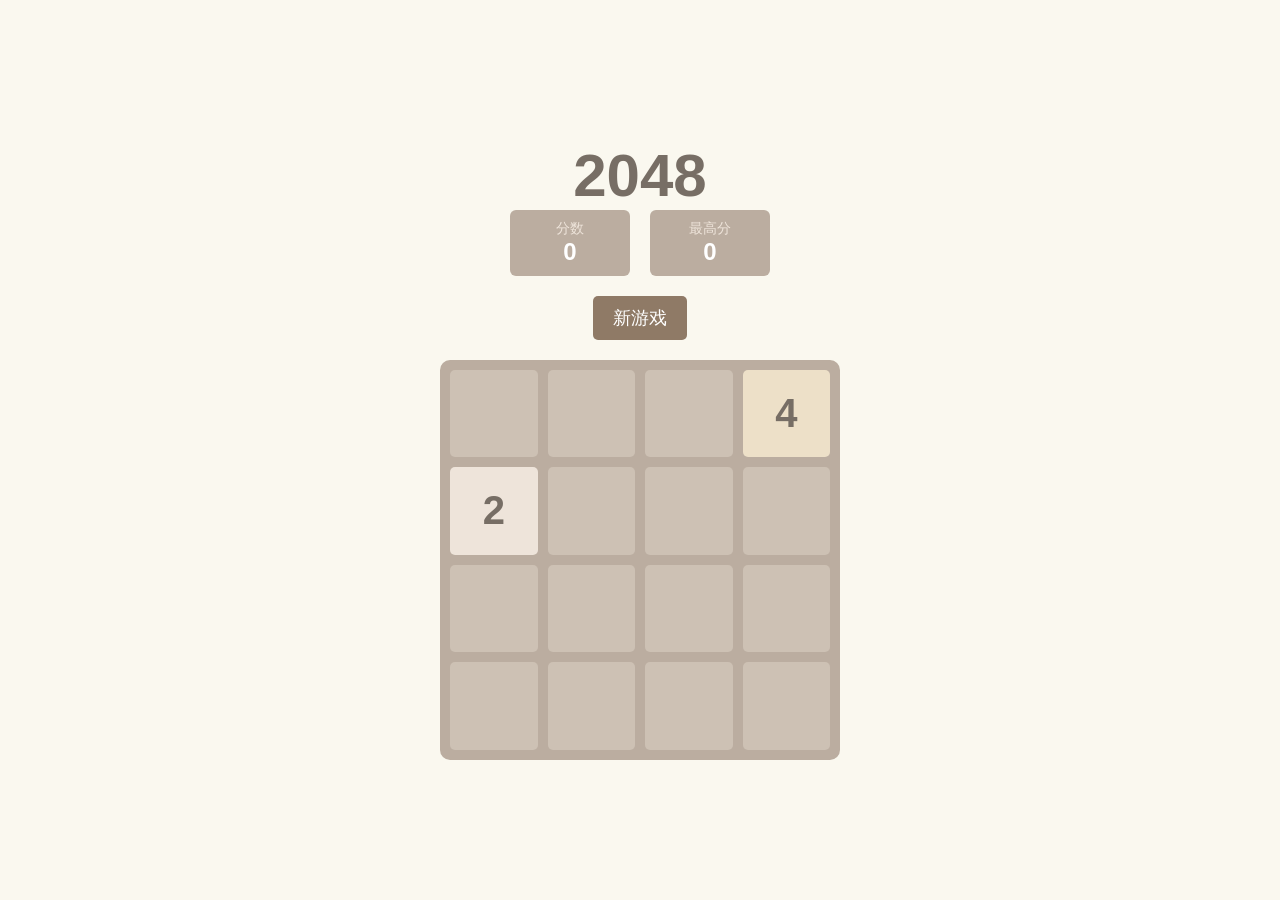
<file: game1/firstgame.html>
<!DOCTYPE html>
<html lang="zh-CN">
<head>
    <meta charset="UTF-8">
    <meta name="viewport" content="width=device-width, initial-scale=1.0">
    <title>2048 完整版 - 带分数与历史记录</title>
    <style>
        body {
            font-family: "Helvetica Neue", Arial, sans-serif;
            background-color: #faf8ef;
            display: flex;
            flex-direction: column;
            align-items: center;
            justify-content: center;
            height: 100vh;
            margin: 0;
        }

        h1 { font-size: 60px; color: #776e65; margin: 0; }

        /* 分数板样式 */
        .score-container {
            display: flex;
            gap: 20px;
            margin-bottom: 20px;
        }
        .score-box {
            background: #bbada0;
            padding: 10px 20px;
            border-radius: 6px;
            color: white;
            text-align: center;
            min-width: 80px;
        }
        .score-label { font-size: 14px; color: #eee4da; }
        .score-value { font-size: 24px; font-weight: bold; }

        /* 重新开始按钮 */
        .restart-btn {
            background-color: #8f7a66;
            color: white;
            border: none;
            padding: 10px 20px;
            font-size: 18px;
            border-radius: 5px;
            cursor: pointer;
            margin-bottom: 20px;
        }
        .restart-btn:hover { background-color: #7f6a56; }

        /* 游戏棋盘 */
        .grid {
            width: 400px;
            height: 400px;
            background-color: #bbada0;
            border-radius: 10px;
            display: grid;
            grid-template-columns: repeat(4, 1fr);
            grid-template-rows: repeat(4, 1fr);
            gap: 10px;
            padding: 10px;
            box-sizing: border-box;
            position: relative; /* 为了定位 Game Over 遮罩 */
            /* 👇 加上这一行！这是防止手机右滑退出的关键 */
            touch-action: none;
        }

        .cell {
            background-color: #cdc1b4;
            border-radius: 5px;
            display: flex;
            justify-content: center;
            align-items: center;
            font-size: 40px;
            font-weight: bold;
            color: #776e65;
        }

        /* 不同数字的颜色 */
        .tile-2 { background: #eee4da; }
        .tile-4 { background: #ede0c8; }
        .tile-8 { background: #f2b179; color: white; }
        .tile-16 { background: #f59563; color: white; }
        .tile-32 { background: #f67c5f; color: white; }
        .tile-64 { background: #f65e3b; color: white; }
        .tile-128 { background: #edcf72; color: white; font-size: 30px; }
        .tile-256 { background: #edcc61; color: white; font-size: 30px; }
        .tile-512 { background: #edc850; color: white; font-size: 30px; }
        .tile-1024 { background: #edc53f; color: white; font-size: 24px; }
        .tile-2048 { background: #edc22e; color: white; font-size: 24px; }

        /* Game Over 遮罩层 */
        #game-over-overlay {
            position: absolute;
            top: 0; left: 0; right: 0; bottom: 0;
            background: rgba(238, 228, 218, 0.73);
            display: flex;
            flex-direction: column;
            align-items: center;
            justify-content: center;
            z-index: 10;
            border-radius: 10px;
            display: none; /* 默认隐藏 */
        }
        #game-over-text {
            font-size: 40px;
            font-weight: bold;
            color: #776e65;
            margin-bottom: 20px;
        }
    </style>
</head>
<body>

    <h1>2048</h1>

    <div class="score-container">
        <div class="score-box">
            <div class="score-label">分数</div>
            <div id="score" class="score-value">0</div>
        </div>
        <div class="score-box">
            <div class="score-label">最高分</div>
            <div id="best-score" class="score-value">0</div>
        </div>
    </div>

    <button class="restart-btn" onclick="initGame()">新游戏</button>

    <div class="grid" id="grid">
        <!-- 游戏结束遮罩 -->
        <div id="game-over-overlay">
            <div id="game-over-text">游戏结束!</div>
            <button class="restart-btn" onclick="initGame()">再来一局</button>
        </div>
    </div>

    <script>
        const gridDisplay = document.getElementById('grid');
        const scoreDisplay = document.getElementById('score');
        const bestScoreDisplay = document.getElementById('best-score');
        const gameOverOverlay = document.getElementById('game-over-overlay');
        
        let matrix = [];
        let score = 0;
        let bestScore = localStorage.getItem('2048_bestScore') || 0; // 读取本地存储的最高分
        
        bestScoreDisplay.innerText = bestScore;

        // 初始化游戏
        function initGame() {
            // 重置数据
            matrix = [
                [0, 0, 0, 0],
                [0, 0, 0, 0],
                [0, 0, 0, 0],
                [0, 0, 0, 0]
            ];
            score = 0;
            updateScore();
            gameOverOverlay.style.display = 'none'; // 隐藏结束画面
            
            // 生成两个初始数字
            spawnNewNumber();
            spawnNewNumber();
            drawBoard();
        }

        // 在随机空位生成一个数字 (2 或 4)
        function spawnNewNumber() {
            let emptyCells = [];
            for (let r = 0; r < 4; r++) {
                for (let c = 0; c < 4; c++) {
                    if (matrix[r][c] === 0) emptyCells.push({r, c});
                }
            }
            if (emptyCells.length > 0) {
                let randomCell = emptyCells[Math.floor(Math.random() * emptyCells.length)];
                matrix[randomCell.r][randomCell.c] = Math.random() > 0.9 ? 4 : 2;
            }
        }

        // 绘制棋盘
        function drawBoard() {
            // 清除除了 overlay 以外的所有格子
            const cells = Array.from(gridDisplay.children).filter(el => el.id !== 'game-over-overlay');
            cells.forEach(cell => cell.remove());

            for (let r = 0; r < 4; r++) {
                for (let c = 0; c < 4; c++) {
                    const cell = document.createElement('div');
                    cell.classList.add('cell');
                    const value = matrix[r][c];
                    if (value > 0) {
                        cell.innerText = value;
                        cell.classList.add(`tile-${value}`);
                    }
                    // 将格子插入到 overlay 之前，保证遮罩层永远在最上面
                    gridDisplay.insertBefore(cell, gameOverOverlay);
                }
            }
        }

        // 更新分数显示
        function updateScore() {
            scoreDisplay.innerText = score;
            if (score > bestScore) {
                bestScore = score;
                bestScoreDisplay.innerText = bestScore;
                localStorage.setItem('2048_bestScore', bestScore); // 保存到浏览器
            }
        }

        // --- 核心移动算法 ---

        function moveLeft() {
            let moved = false;
            for (let r = 0; r < 4; r++) {
                let row = matrix[r].filter(val => val !== 0); 
                for (let c = 0; c < row.length - 1; c++) {
                    if (row[c] === row[c + 1]) {
                        row[c] *= 2;
                        score += row[c]; // 加分！
                        row[c + 1] = 0; 
                    }
                }
                row = row.filter(val => val !== 0); 
                while (row.length < 4) row.push(0);
                
                if (row.join(',') !== matrix[r].join(',')) moved = true;
                matrix[r] = row;
            }
            return moved;
        }

        function moveRight() {
            let moved = false;
            for (let r = 0; r < 4; r++) {
                let row = matrix[r].slice().reverse(); // 翻转
                for (let c = 0; c < row.length - 1; c++) {
                    if (row[c] === row[c + 1]) {
                        row[c] *= 2;
                        score += row[c];
                        row[c + 1] = 0;
                    }
                }
                row = row.filter(val => val !== 0);
                while (row.length < 4) row.push(0);
                row.reverse(); // 翻转回来
                
                if (row.join(',') !== matrix[r].join(',')) moved = true;
                matrix[r] = row;
            }
            return moved;
        }

        function moveUp() {
            let moved = false;
            for (let c = 0; c < 4; c++) {
                let col = [matrix[0][c], matrix[1][c], matrix[2][c], matrix[3][c]];
                col = col.filter(val => val !== 0);
                for (let r = 0; r < col.length - 1; r++) {
                    if (col[r] === col[r + 1]) {
                        col[r] *= 2;
                        score += col[r];
                        col[r + 1] = 0;
                    }
                }
                col = col.filter(val => val !== 0);
                while (col.length < 4) col.push(0);
                
                for (let r = 0; r < 4; r++) {
                    if (matrix[r][c] !== col[r]) moved = true;
                    matrix[r][c] = col[r];
                }
            }
            return moved;
        }

        function moveDown() {
            let moved = false;
            for (let c = 0; c < 4; c++) {
                let col = [matrix[0][c], matrix[1][c], matrix[2][c], matrix[3][c]].reverse();
                col = col.filter(val => val !== 0);
                for (let r = 0; r < col.length - 1; r++) {
                    if (col[r] === col[r + 1]) {
                        col[r] *= 2;
                        score += col[r];
                        col[r + 1] = 0;
                    }
                }
                col = col.filter(val => val !== 0);
                while (col.length < 4) col.push(0);
                col.reverse();
                
                for (let r = 0; r < 4; r++) {
                    if (matrix[r][c] !== col[r]) moved = true;
                    matrix[r][c] = col[r];
                }
            }
            return moved;
        }

        // 检查游戏是否结束
        function checkGameOver() {
            // 1. 还有空位，没结束
            for (let r = 0; r < 4; r++) {
                for (let c = 0; c < 4; c++) {
                    if (matrix[r][c] === 0) return;
                }
            }
            
            // 2. 没空位了，检查上下左右有没有相同的数字可以合并
            for (let r = 0; r < 4; r++) {
                for (let c = 0; c < 4; c++) {
                    let current = matrix[r][c];
                    // 检查右边
                    if (c < 3 && current === matrix[r][c+1]) return;
                    // 检查下边
                    if (r < 3 && current === matrix[r+1][c]) return;
                }
            }

            // 如果代码走到这里，说明既没空位也没法合并 -> 游戏结束
            gameOverOverlay.style.display = 'flex';
        }

        // 键盘监听
        document.addEventListener('keydown', (e) => {
            if (gameOverOverlay.style.display === 'flex') return; // 游戏结束了就不让动

            let moved = false;
            switch(e.key) {
                case 'ArrowLeft': moved = moveLeft(); break;
                case 'ArrowRight': moved = moveRight(); break;
                case 'ArrowUp': moved = moveUp(); break;
                case 'ArrowDown': moved = moveDown(); break;
            }

            if (moved) {
                spawnNewNumber();
                drawBoard();
                updateScore();
                checkGameOver(); // 每次移动后检查是否挂了
            }
        });
                // --- 新增：手机触摸滑动支持 ---
        
        let touchStartX = 0;
        let touchStartY = 0;
        const minSwipeDistance = 30; // 最小滑动距离，防止误触

        // 1. 手指按下时，记录起点
        document.addEventListener('touchstart', function(e) {
            touchStartX = e.touches[0].clientX;
            touchStartY = e.touches[0].clientY;
        }, { passive: false }); // passive: false 允许我们阻止默认滚动

        // 2. 手指松开时，计算方向
        document.addEventListener('touchend', function(e) {
            // 如果游戏结束了，就不响应滑动
            if (gameOverOverlay.style.display === 'flex') return;

            let touchEndX = e.changedTouches[0].clientX;
            let touchEndY = e.changedTouches[0].clientY;

            let diffX = touchEndX - touchStartX; // X轴差值
            let diffY = touchEndY - touchStartY; // Y轴差值

            // 判断是水平滑动还是垂直滑动
            if (Math.abs(diffX) > Math.abs(diffY)) {
                // 水平滑动
                if (Math.abs(diffX) > minSwipeDistance) {
                    if (diffX > 0) handleMove('ArrowRight'); // 向右
                    else handleMove('ArrowLeft');             // 向左
                }
            } else {
                // 垂直滑动
                if (Math.abs(diffY) > minSwipeDistance) {
                    if (diffY > 0) handleMove('ArrowDown');   // 向下
                    else handleMove('ArrowUp');               // 向上
                }
            }
        }, { passive: false });

        // 3. 封装一个通用的移动处理函数 (避免代码重复)
        function handleMove(key) {
            let moved = false;
            switch(key) {
                case 'ArrowLeft': moved = moveLeft(); break;
                case 'ArrowRight': moved = moveRight(); break;
                case 'ArrowUp': moved = moveUp(); break;
                case 'ArrowDown': moved = moveDown(); break;
            }

            if (moved) {
                spawnNewNumber();
                drawBoard();
                updateScore();
                checkGameOver();
            }
        }

        // 启动！
        initGame();
    </script>
</body>
</html>
</file>
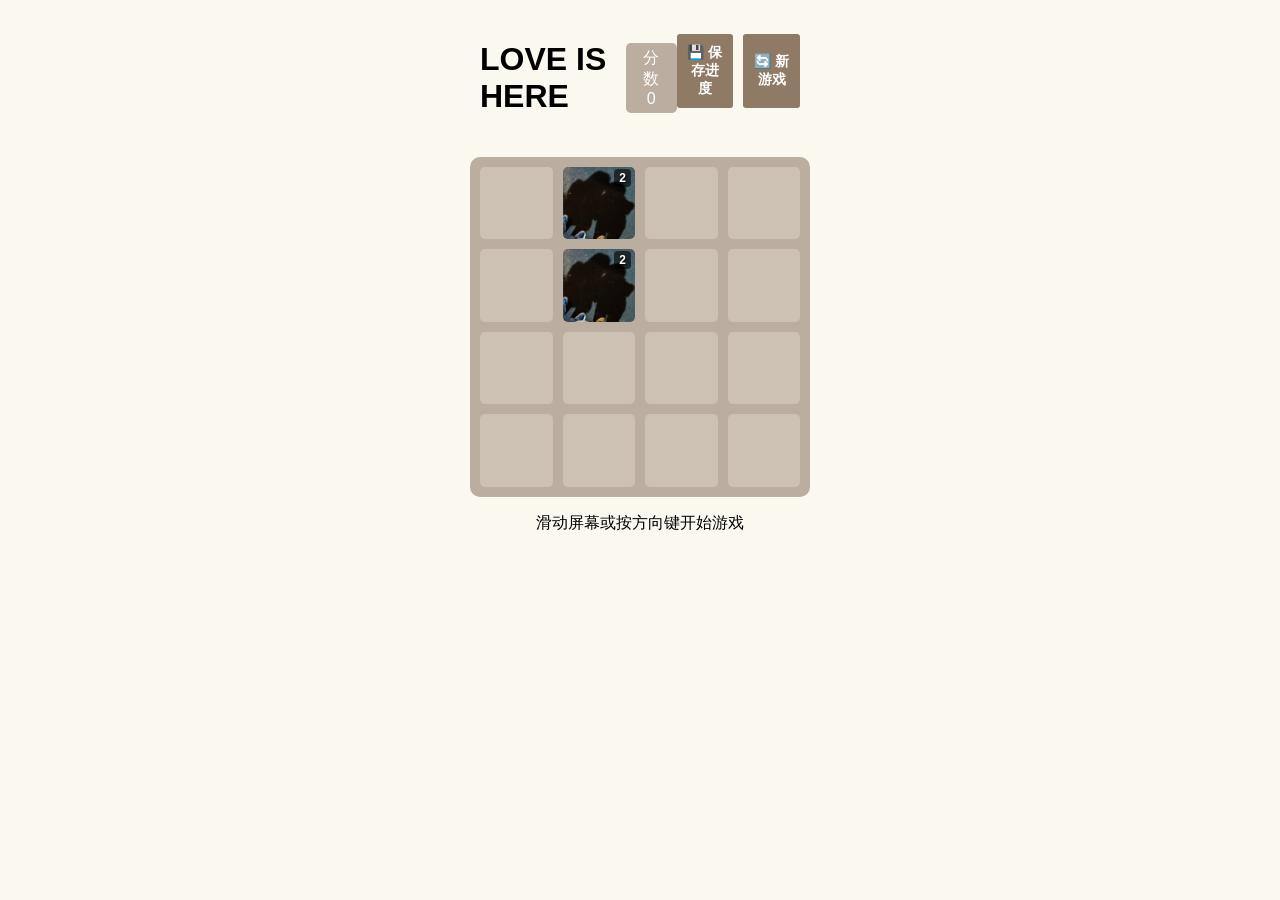
<file: game2/forjiang.html>
<!DOCTYPE html>
<html lang="zh-CN">
<head>
    <meta charset="UTF-8">
    <meta name="viewport" content="width=device-width, initial-scale=1.0, maximum-scale=1.0, user-scalable=no">
    <title>jiang' 2048</title>
    <link rel="stylesheet" href="style.css">
</head>
<body>

    <div class="header">
        <h1>LOVE IS HERE</h1>
        <div class="score-box">
            <div class="label">分数</div>
            <div id="score">0</div>
        </div>
            <!-- 新增：手动保存和读取区域 -->
    <div style="display: flex; justify-content: space-between; margin-bottom: 15px; gap: 10px;">
        <button onclick="manualSave()" style="background: #8f7a66; color: white; border: none; padding: 10px; border-radius: 3px; font-weight: bold; flex: 1; cursor: pointer;">
            💾 保存进度
        </button>
        <button onclick="startNewGameManual()" style="background: #8f7a66; color: white; border: none; padding: 10px; border-radius: 3px; font-weight: bold; flex: 1; cursor: pointer;">
            🔄 新游戏
        </button>
    </div>

    <!-- 读取存档按钮（默认隐藏，JS检测到存档后会显示） -->
    <div id="load-container" style="display: none; margin-bottom: 15px;">
        <button onclick="loadGame()" style="background: #edc22e; color: white; border: none; padding: 10px 20px; border-radius: 3px; font-weight: bold; width: 100%; font-size: 16px; cursor: pointer;">
            📂 读取上次存档
        </button>
    </div>
    </div>

    <div class="game-container" id="grid">
        <!-- 游戏结束遮罩 -->
        <div id="game-over" class="hidden">
            <h2>游戏结束!</h2>
            <button onclick="initGame()">再来一局</button>
        </div>
    </div>

    <p class="tips">滑动屏幕或按方向键开始游戏</p>

    <script src="script_v2.js"></script>
</body>
</html>
</file>
<file: game2/style.css>
/*样式与图片映射*/

/* 基础布局 */
body {
    font-family: 'Arial', sans-serif;
    background-color: #faf8ef;
    display: flex;
    flex-direction: column;
    align-items: center;
    margin: 0;
    touch-action: none; /* 禁止手机下拉刷新 */
}

.header {
    display: flex;
    justify-content: space-between;
    width: 320px;
    align-items: center;
    margin-top: 20px;
}

.score-box {
    background: #bbada0;
    color: white;
    padding: 5px 15px;
    border-radius: 5px;
    text-align: center;
}

button {
    background: #8f7a66;
    color: white;
    border: none;
    padding: 8px 15px;
    border-radius: 5px;
    font-size: 14px;
    cursor: pointer;
}

.game-container {
    width: 320px;
    height: 320px;
    background: #bbada0;
    border-radius: 10px;
    padding: 10px;
    display: grid;
    grid-template-columns: repeat(4, 1fr);
    gap: 10px;
    position: relative;
    margin-top: 20px;
}

/* 格子样式 */
.cell {
    background: rgba(238, 228, 218, 0.35);
    border-radius: 5px;
    position: relative; 
    background-size: cover;
    background-position: center;
}

/* 右上角数字提示 */
.cell .level-num {
    position: absolute;
    top: 2px;
    right: 4px;
    font-size: 12px;
    color: white;
    font-weight: bold;
    text-shadow: 1px 1px 2px black; /* 保留原来的阴影 */
    pointer-events: none;           /* 保留原来的防误触 */

    /* 👇👇👇 新增这三行 👇👇👇 */
    background: rgba(0, 0, 0, 0.6); /* 半透明黑色背景 */
    padding: 2px 5px;               /* 内边距，让黑底比数字大一圈 */
    border-radius: 4px;             /* 圆角，看起来更精致 */
}

/* --- 图片映射区 (从 2 开始) --- */
.tile-2 { background-image: url('pics/2.jpg'); }
.tile-4 { background-image: url('pics/4.jpg'); }
.tile-8 { background-image: url('pics/8.jpg'); }
.tile-16 { background-image: url('pics/16.jpg'); }
.tile-32 { background-image: url('pics/32.jpg'); }
.tile-64 { background-image: url('pics/64.jpg'); }
.tile-128 { background-image: url('pics/128.jpg'); }
.tile-256 { background-image: url('pics/256.jpg'); }
.tile-512 { background-image: url('pics/512.jpg'); }
.tile-1024 { background-image: url('pics/1024.jpg'); }
.tile-2048 { background-image: url('pics/2048.jpg'); }

/* 遮罩层 */
#game-over {
    position: absolute;
    top: 0; left: 0; right: 0; bottom: 0;
    background: rgba(255,255,255,0.8);
    display: flex;
    flex-direction: column;
    justify-content: center;
    align-items: center;
    border-radius: 10px;
}
.hidden { display: none !important; }
</file>
